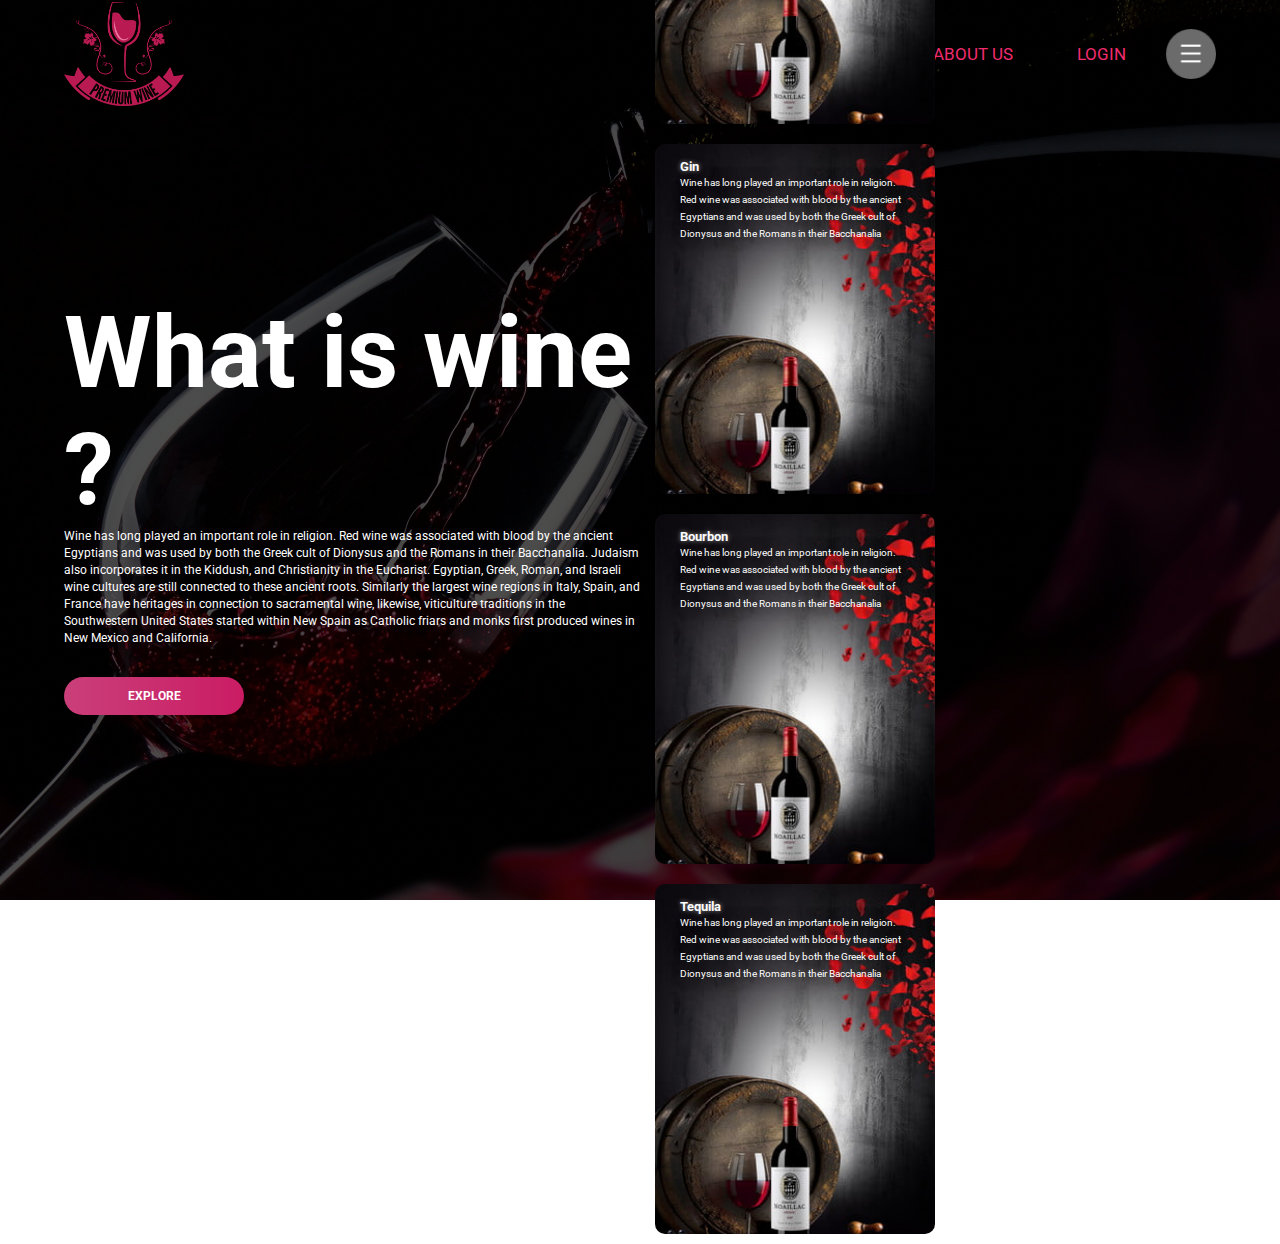
<file: hompage.html>
<!DOCTYPE html>
<html lang="en">
<head>
    <meta name="viewport" content="width=device-width, initial-scale=1.0">
    <link rel="stylesheet" type="text/css" href="css/homepage.css">
    <link href="https://fonts.googleapis.com/css2?family=Roboto:wght@400;700&display=swap" rel="stylesheet">
    <title>Wine Store</title>
</head>
<body>
    <div class="container">
        <div class="navbar">
            <img src="./img/homepage-logo.png" class="logo">
            <nav>
                <ul>
                    <li><a href="">HOME</a></li>
                    <li><a href="">PRODUCTS</a></li>
                    <li><a href="">ABOUT US</a></li>
                    <li><a href="./login-form.html">LOGIN</a></li>
                </ul>
            </nav>
            <img src="./img/homepage-menu.png" class="menu-logo">
        </div>

        <div class="row">
            <div class="col">
                <h1>What is wine ?</h1>
                <p>
                    Wine has long played an important role in religion. 
                    Red wine was associated with blood by the ancient Egyptians and was used by both the Greek cult of Dionysus and the Romans in their Bacchanalia. 
                    Judaism also incorporates it in the Kiddush, and Christianity in the Eucharist. 
                    Egyptian, Greek, Roman, and Israeli wine cultures are still connected to these ancient roots. 
                    Similarly the largest wine regions in Italy, Spain, and France have heritages in connection to sacramental wine, likewise, viticulture traditions in the 
                    Southwestern United States started within New Spain as Catholic friars and monks first produced wines in New Mexico and California.
                </p>
                <button type="button">Explore</button>
            </div>
            <div class="col">
                <div class="card">
                    <h5>Vermouth</h5>
                    <p>
                        Wine has long played an important role in religion. 
                        Red wine was associated with blood by the ancient Egyptians and was used by both the Greek cult of Dionysus and the Romans in their Bacchanalia
                    </p>
                </div>
                <div class="card">
                    <h5>Gin</h5>
                    <p>
                        Wine has long played an important role in religion. 
                        Red wine was associated with blood by the ancient Egyptians and was used by both the Greek cult of Dionysus and the Romans in their Bacchanalia
                    </p>
                </div>
                <div class="card">
                    <h5>Bourbon</h5>
                    <p>
                        Wine has long played an important role in religion. 
                        Red wine was associated with blood by the ancient Egyptians and was used by both the Greek cult of Dionysus and the Romans in their Bacchanalia
                    </p>
                </div>
                <div class="card">
                    <h5>Tequila</h5>
                    <p>
                        Wine has long played an important role in religion. 
                        Red wine was associated with blood by the ancient Egyptians and was used by both the Greek cult of Dionysus and the Romans in their Bacchanalia
                    </p>
                </div>
            </div>
        </div>
    </div>
</body>
</html>
</file>
<file: css/homepage.css>
*{
    margin: 0;
    padding: 0;
    font-family: 'Roboto', sans-serif;
}

.container {
    width: 100%;
    height: 100vh;
    background-image: linear-gradient(rgba(0,0,0,0.7), rgba(0,0,0,0.7)), url(../img/background.jpg);
    background-position: center;
    background-size: cover;
    padding-left: 5%;
    padding-right: 5%;
    box-sizing: border-box;
}

.navbar {
    height: 12%;
    display: flex;
    align-items: center;
}

.logo {
    width: 120px;
    cursor: pointer;
}

.menu-logo {
    width: 50px;
    cursor: pointer;
    margin-left: 40px;
}

nav {
    flex: 1;
    text-align: right;
}

nav ul li {
    list-style: none;
    display: inline-block;
    margin-left: 60px;
}

nav ul li a {
    text-decoration: none;
    font-size: 17px;
    color: rgb(241, 44, 110);
}

.row {
    display: flex;
    height: 88%;
    align-items: center;
}

.col {
    flex-basis: 50%;
}

h1 {
    color: #fff;
    font-size: 100px;
}

p {
    color: #fff;
    font-size: 12px;
    line-height: 17px;
}

button {
    width: 180px;
    color: #000;
    font-size: 12px;
    padding: 12px 0;
    background: #fff;
    border: 0;
    border-radius: 20px;
    outline: none;
    margin-top: 30px;
    background-image: linear-gradient(to right, #ca3f79, #ca1c64, #ca3f79);
    cursor: pointer;
    font-family: 'Poppins' sans-serif;
    background-size: 200%;
    transition: .5s;
    text-transform: uppercase;
    color: #fff;
    display: block;
    font-weight: bold;
}

button:hover {
    background-position: right;
}

.card {
    width: 280px;
    height: 350px;
    display: inline-block;
    border-radius: 10px;
    padding: 15px 25px;
    box-sizing: border-box;
    cursor: pointer;
    margin: 10px 15px;
    background-position: center;
    background-size: cover;
    transition: transform 0.5s;
    background-image: url(../img/wine.jpg)
}

.card:hover {
    transform: translateY(-10px);
}

h5 {
    color: #fff;
    text-shadow: 0 0 5px #999;
}

.card p {
    text-shadow: 0 0 15px #000;
    font-size: 10px;
}
</file>
